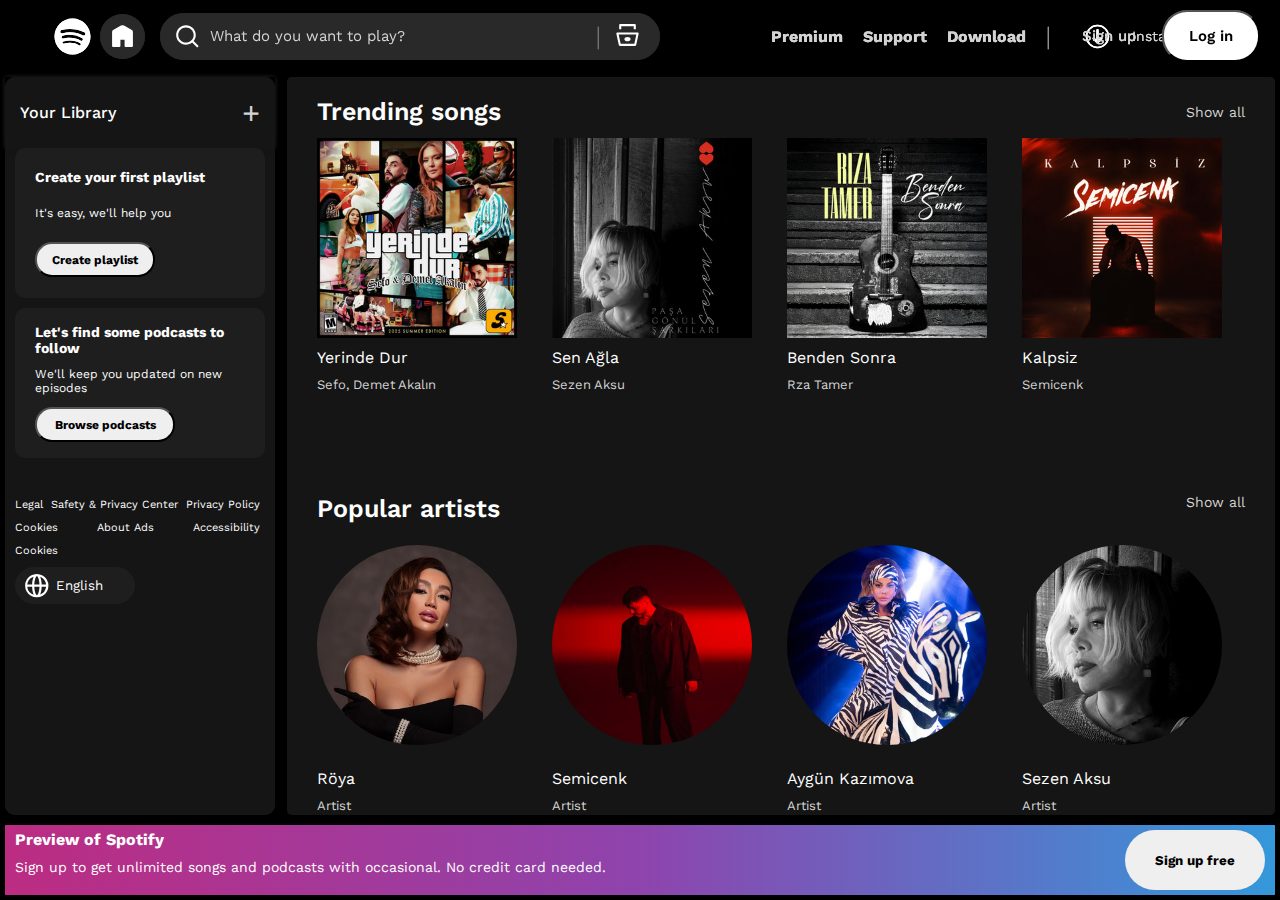
<file: index.html>
<!DOCTYPE html>
<html>
  <head>
    <title>Spotify - Web Player: Music for everyone</title>
    <link rel="icon" href="images/spotify-logo.png">
    <link rel="stylesheet" href="styles/header.css">
    <link rel="stylesheet" href="styles/general.css">
    <link rel="stylesheet" href="styles/footer.css">
    <link rel="stylesheet" href="styles/sidebar.css">
    <link rel="preconnect" href="https://fonts.googleapis.com">
    <link rel="preconnect" href="https://fonts.gstatic.com" crossorigin>
    <link href="https://fonts.googleapis.com/css2?family=Montserrat:ital,wght@0,100..900;1,100..900&family=Roboto:ital,wght@0,100..900;1,100..900&family=Work+Sans:ital,wght@0,100..900;1,100..900&display=swap" rel="stylesheet">
  </head>
  <body>
    <div class="header-section">
      <img src="home-icons/spotify_white_logo.svg" class="spotify-logo">
      <div class="home-icon-section">
        <img src="home-icons/home.svg" class="home-icon">
      </div>
      <div class="search-section">
        <input placeholder="What do you want to play?" class="song-search">
        <img src="home-icons/search.svg" class="search-icon">
        <div class="border-section">|</div>
        <img src="home-icons/browse.svg" class="browse-icon">
      </div>
      <div class="text-section">
        <div class="text">Premium</div>
        <div class="text">Support</div>
        <div class="text">Download</div>
        <div class="border-2">|</div>
      </div>
      <div class="install-section">
        <img src="home-icons/download.svg" class="download-icon">
        <div class="install-app">Install App</div>
      </div>
      <div class="account-section">
        <button class="sign-up-button">Sign up</button>
        <button class="log-in-button">Log in</button>
      </div>
    </div>
    <div class="window">
      <div class="sidebar-section">
        <div class="sidebar-title">
          <div class="your-library">Your Library</div>
          <div class="plus">+</div>
        </div>
        <div class="sidebar-box">
          <div class="create-playlist">
            <div class="create">Create your first playlist</div>
            <div class="help">It's easy, we'll help you</div>
            <button>Create playlist</button>
          </div>
          <div class="find-podcasts">
            <div class="find">Let's find some podcasts to follow</div>
            <div class="update">We'll keep you updated on new episodes</div>
            <button>Browse podcasts</button>
          </div>
          <div class="sidebar-footer">
            <div class="sidebar-text">
              <div>Legal</div>
              <div> Safety & Privacy Center</div>
              <div>Privacy Policy</div>
            </div>
            <div class="sidebar-text">
              <div>Cookies</div>
              <div>About Ads</div>
              <div>Accessibility</div>
            </div>
            <div class="sidebar-text">
              <div>Cookies</div>
            </div>
            <div class="button-section">
              <img class="world-icon" src="home-icons/world.svg">
              <button class="english" >English</button>
            </div>
          </div>
        </div>
      </div>
      <div class="main-section">
        <div class="songs-albums">
          <div class="songs-albums-title">
            <div class="trending-songs">Trending songs</div>
            <div class="show-all">Show all</div>
          </div>
          <div class="album-pictures-container">
            <div class="album-pictures-div">
              <img class="album-pic" src="albums/sefo_yerinde-dur.jpg">
              <div class="song-name">Yerinde Dur</div> 
              <div class="singer">Sefo, Demet Akalın</div>
            </div>
            <div class="album-pictures-div">
              <img class="album-pic" src="albums/sen_agla_sezen_aksu.jpg"> 
              <div class="song-name">Sen Ağla</div> 
              <div class="singer">Sezen Aksu</div>
            </div>
            <div class="album-pictures-div">
              <img class="album-pic" src="albums/benden_sonra_rıza_tamer.jpg"> 
              <div class="song-name">Benden Sonra</div> 
              <div class="singer">Rza Tamer</div>
            </div>
            <div class="album-pictures-div">
              <img class="album-pic" src="albums/semicenk-kalpsiz.jpg">
              <div class="song-name">Kalpsiz</div> 
              <div class="singer">Semicenk</div> 
            </div>
            <div class="album-pictures-div">
              <img class="album-pic" src="albums/norm_ender-bir_cift_goz.jpg"> 
              <div class="song-name">Bir Çift Göz</div> 
              <div class="singer">Norm Ender, Ebru Gündeş</div>
            </div>
            <div class="album-pictures-div">
              <img class="album-pic" src="albums/manifest_yasanacaksa.jpg">
              <div class="song-name">Yaşanacalsa</div> 
              <div class="singer">manifest</div> 
            </div>
          </div>
        <div class="popular-artists">
          <div class="artists-title">
            <div class="popular-singers">Popular artists</div>
            <div class="show-all">Show all</div>
          </div>
          <div class="artist-profile-container">
            <div class="artist-profile-div">
            <img class="artist-profile" src="icons/roya.jpg">
            <div class="artist-name">Röya</div>
            <div class="artist">Artist</div>
            </div>
            <div class="artist-profile-div">
              <img class="artist-profile" src="icons/semicenk.jpg">
              <div class="artist-name">Semicenk</div>
              <div class="artist">Artist</div>
            </div>
            <div class="artist-profile-div">
              <img class="artist-profile" src="icons/aygun-kazimova.jpg">
              <div class="artist-name">Aygün Kazımova</div>
              <div class="artist">Artist</div>
            </div>
            <div class="artist-profile-div">
              <img class="artist-profile" src="icons/sezen-aksu.jpg">
              <div class="artist-name">Sezen Aksu</div>
              <div class="artist">Artist</div>
            </div>
            <div class="artist-profile-div">
              <img class="artist-profile" src="icons/miri-yusif.jpg">
              <div class="artist-name">Miri Yusif</div>
              <div class="artist">Artist</div>
            </div>
            <div class="artist-profile-div">
              <img class="artist-profile" src="icons/nur-ceferli.jpg">
              <div class="artist-name">Nur Ceferli</div>
              <div class="artist">Artist</div>
            </div>
          </div>
        </div> 
        </div>
        <div class="songs-albums">
          <div class="playlists-title">
            <div class="editors-playlists">Playlists from our Editors</div>
            <div class="show-all">Show all</div>
          </div>
          <div class="album-pictures-container">
            <div class="album-pictures-div">
              <img class="album-pic" src="playlists/throwback_thursday.jpg">
              <div class="playlist-info">#SpotifyTBT is going country. 90s country...</div>
            </div>
            <div class="album-pictures-div">
              <img class="album-pic" src="playlists/all_out_20s.jpg"> 
              <div class="playlist-info">The biggest songs of the 2020s. Cover Dua...</div>
            </div>
            <div class="album-pictures-div">
              <img class="album-pic" src="playlists/all_out_10s.jpg"> 
              <div class="playlist-info">THe biggest songs of the 2010s. Cover: Lad...</div>
            </div>
            <div class="album-pictures-div">
              <img class="album-pic" src="playlists/all_out_00s.jpg">
              <div class="playlist-info">The biggest songs of the 2000s. Cover:...</div> 
            </div>
            <div class="album-pictures-div">
              <img class="album-pic" src="playlists/all_out_90s.jpg"> 
              <div class="playlist-info">The biggest songs of the 1990s. Cover: Cher</div>
            </div>
            <div class="album-pictures-div">
              <img class="album-pic" src="playlists/all_out_80s.jpg">
              <div class="playlist-info">The biggest songs of the 1980s. Cover:...</div> 
            </div>
          </div>
          <hr class="line">
          <div class="footer-text">
            <div>
              <div class="footer-text-header">Company</div>
              <div>About</div>
              <div>Jobs</div>
              <div>For the Record</div>
            </div>
            <div>
              <div class="footer-text-header">Communities</div>
              <div>For Artists</div>
              <div>Developers</div>
              <div>Advertising</div>
              <div>Investors</div>
              <div>Vendors</div>
            </div>
            <div>
              <div class="footer-text-header">Useful links</div>
              <div>Support</div>
              <div>Free Mobile App</div>
              <div>Popular by Country</div>
            </div>
            <div>
              <div class="footer-text-header">Spotify Plans</div>
              <div>Premium Individual</div>
              <div>Premium Duo</div>
              <div>Premium Family</div>
              <div>Premium Student</div>
              <div>Spotify Free</div>
            </div>
            <div class="social-media">
              <div><img src="home-icons/instagram.svg"></div>
              <div><img src="home-icons/twitter.svg"></div>
              <div><img src="home-icons/facebook.svg"></div>
            </div>
          </div>
    </div>
    </div>
    <div class="footer-section">
      <div class="text">
        <div class="preview">Preview of Spotify</div>
        <div class="no-credit-card">Sign up to get unlimited songs and podcasts
          with occasional. No credit card needed.
        </div>
      </div>
      <button class="footer-sign-up-button">Sign up free</button>
    </div>
  </body>
<!DOCTYPE html>
<html>
  <head>
    <title>Spotify - Web Player: Music for everyone</title>
    <link rel="icon" href="images/spotify-logo.png">
    <link rel="stylesheet" href="styles/header.css">
    <link rel="stylesheet" href="styles/general.css">
    <link rel="stylesheet" href="styles/footer.css">
    <link rel="stylesheet" href="styles/sidebar.css">
    <link rel="preconnect" href="https://fonts.googleapis.com">
    <link rel="preconnect" href="https://fonts.gstatic.com" crossorigin>
    <link href="https://fonts.googleapis.com/css2?family=Montserrat:ital,wght@0,100..900;1,100..900&family=Roboto:ital,wght@0,100..900;1,100..900&family=Work+Sans:ital,wght@0,100..900;1,100..900&display=swap" rel="stylesheet">
  </head>
  <body>
    <div class="header-section">
      <img src="home-icons/spotify_white_logo.svg" class="spotify-logo">
      <div class="home-icon-section">
        <img src="home-icons/home.svg" class="home-icon">
      </div>
      <div class="search-section">
        <input placeholder="What do you want to play?" class="song-search">
        <img src="home-icons/search.svg" class="search-icon">
        <div class="border-section">|</div>
        <img src="home-icons/browse.svg" class="browse-icon">
      </div>
      <div class="text-section">
        <div class="text">Premium</div>
        <div class="text">Support</div>
        <div class="text">Download</div>
        <div class="border-2">|</div>
      </div>
      <div class="install-section">
        <img src="home-icons/download.svg" class="download-icon">
        <div class="install-app">Install App</div>
      </div>
      <div class="account-section">
        <button class="sign-up-button">Sign up</button>
        <button class="log-in-button">Log in</button>
      </div>
    </div>
    <div class="window">
      <div class="sidebar-section">
        <div class="sidebar-title">
          <div class="your-library">Your Library</div>
          <div class="plus">+</div>
        </div>
        <div class="sidebar-box">
          <div class="create-playlist">
            <div class="create">Create your first playlist</div>
            <div class="help">It's easy, we'll help you</div>
            <button>Create playlist</button>
          </div>
          <div class="find-podcasts">
            <div class="find">Let's find some podcasts to follow</div>
            <div class="update">We'll keep you updated on new episodes</div>
            <button>Browse podcasts</button>
          </div>
          <div class="sidebar-footer">
            <div class="sidebar-text">
              <div>Legal</div>
              <div> Safety & Privacy Center</div>
              <div>Privacy Policy</div>
            </div>
            <div class="sidebar-text">
              <div>Cookies</div>
              <div>About Ads</div>
              <div>Accessibility</div>
            </div>
            <div class="sidebar-text">
              <div>Cookies</div>
            </div>
            <div class="button-section">
              <img class="world-icon" src="home-icons/world.svg">
              <button class="english" >English</button>
            </div>
          </div>
        </div>
      </div>
      <div class="main-section">
        <div class="songs-albums">
          <div class="songs-albums-title">
            <div class="trending-songs">Trending songs</div>
            <div class="show-all">Show all</div>
          </div>
          <div class="album-pictures-container">
            <div class="album-pictures-div">
              <img class="album-pic" src="albums/sefo_yerinde-dur.jpg">
              <div class="song-name">Yerinde Dur</div> 
              <div class="singer">Sefo, Demet Akalın</div>
            </div>
            <div class="album-pictures-div">
              <img class="album-pic" src="albums/sen_agla_sezen_aksu.jpg"> 
              <div class="song-name">Sen Ağla</div> 
              <div class="singer">Sezen Aksu</div>
            </div>
            <div class="album-pictures-div">
              <img class="album-pic" src="albums/benden_sonra_rıza_tamer.jpg"> 
              <div class="song-name">Benden Sonra</div> 
              <div class="singer">Rza Tamer</div>
            </div>
            <div class="album-pictures-div">
              <img class="album-pic" src="albums/semicenk-kalpsiz.jpg">
              <div class="song-name">Kalpsiz</div> 
              <div class="singer">Semicenk</div> 
            </div>
            <div class="album-pictures-div">
              <img class="album-pic" src="albums/norm_ender-bir_cift_goz.jpg"> 
              <div class="song-name">Bir Çift Göz</div> 
              <div class="singer">Norm Ender, Ebru Gündeş</div>
            </div>
            <div class="album-pictures-div">
              <img class="album-pic" src="albums/manifest_yasanacaksa.jpg">
              <div class="song-name">Yaşanacalsa</div> 
              <div class="singer">manifest</div> 
            </div>
          </div>
        <div class="popular-artists">
          <div class="artists-title">
            <div class="popular-singers">Popular artists</div>
            <div class="show-all">Show all</div>
          </div>
          <div class="artist-profile-container">
            <div class="artist-profile-div">
            <img class="artist-profile" src="icons/roya.jpg">
            <div class="artist-name">Röya</div>
            <div class="artist">Artist</div>
            </div>
            <div class="artist-profile-div">
              <img class="artist-profile" src="icons/semicenk.jpg">
              <div class="artist-name">Semicenk</div>
              <div class="artist">Artist</div>
            </div>
            <div class="artist-profile-div">
              <img class="artist-profile" src="icons/aygun-kazimova.jpg">
              <div class="artist-name">Aygün Kazımova</div>
              <div class="artist">Artist</div>
            </div>
            <div class="artist-profile-div">
              <img class="artist-profile" src="icons/sezen-aksu.jpg">
              <div class="artist-name">Sezen Aksu</div>
              <div class="artist">Artist</div>
            </div>
            <div class="artist-profile-div">
              <img class="artist-profile" src="icons/miri-yusif.jpg">
              <div class="artist-name">Miri Yusif</div>
              <div class="artist">Artist</div>
            </div>
            <div class="artist-profile-div">
              <img class="artist-profile" src="icons/nur-ceferli.jpg">
              <div class="artist-name">Nur Ceferli</div>
              <div class="artist">Artist</div>
            </div>
          </div>
        </div> 
        </div>
        <div class="songs-albums">
          <div class="playlists-title">
            <div class="editors-playlists">Playlists from our Editors</div>
            <div class="show-all">Show all</div>
          </div>
          <div class="album-pictures-container">
            <div class="album-pictures-div">
              <img class="album-pic" src="playlists/throwback_thursday.jpg">
              <div class="playlist-info">#SpotifyTBT is going country. 90s country...</div>
            </div>
            <div class="album-pictures-div">
              <img class="album-pic" src="playlists/all_out_20s.jpg"> 
              <div class="playlist-info">The biggest songs of the 2020s. Cover Dua...</div>
            </div>
            <div class="album-pictures-div">
              <img class="album-pic" src="playlists/all_out_10s.jpg"> 
              <div class="playlist-info">THe biggest songs of the 2010s. Cover: Lad...</div>
            </div>
            <div class="album-pictures-div">
              <img class="album-pic" src="playlists/all_out_00s.jpg">
              <div class="playlist-info">The biggest songs of the 2000s. Cover:...</div> 
            </div>
            <div class="album-pictures-div">
              <img class="album-pic" src="playlists/all_out_90s.jpg"> 
              <div class="playlist-info">The biggest songs of the 1990s. Cover: Cher</div>
            </div>
            <div class="album-pictures-div">
              <img class="album-pic" src="playlists/all_out_80s.jpg">
              <div class="playlist-info">The biggest songs of the 1980s. Cover:...</div> 
            </div>
          </div>
          <hr class="line">
          <div class="footer-text">
            <div>
              <div class="footer-text-header">Company</div>
              <div>About</div>
              <div>Jobs</div>
              <div>For the Record</div>
            </div>
            <div>
              <div class="footer-text-header">Communities</div>
              <div>For Artists</div>
              <div>Developers</div>
              <div>Advertising</div>
              <div>Investors</div>
              <div>Vendors</div>
            </div>
            <div>
              <div class="footer-text-header">Useful links</div>
              <div>Support</div>
              <div>Free Mobile App</div>
              <div>Popular by Country</div>
            </div>
            <div>
              <div class="footer-text-header">Spotify Plans</div>
              <div>Premium Individual</div>
              <div>Premium Duo</div>
              <div>Premium Family</div>
              <div>Premium Student</div>
              <div>Spotify Free</div>
            </div>
            <div class="social-media">
              <div><img src="home-icons/instagram.svg"></div>
              <div><img src="home-icons/twitter.svg"></div>
              <div><img src="home-icons/facebook.svg"></div>
            </div>
          </div>
    </div>
    </div>
    <div class="footer-section">
      <div class="text">
        <div class="preview">Preview of Spotify</div>
        <div class="no-credit-card">Sign up to get unlimited songs and podcasts
          with occasional. No credit card needed.
        </div>
      </div>
      <button class="footer-sign-up-button">Sign up free</button>
    </div>
  </body>
</html>
</file>
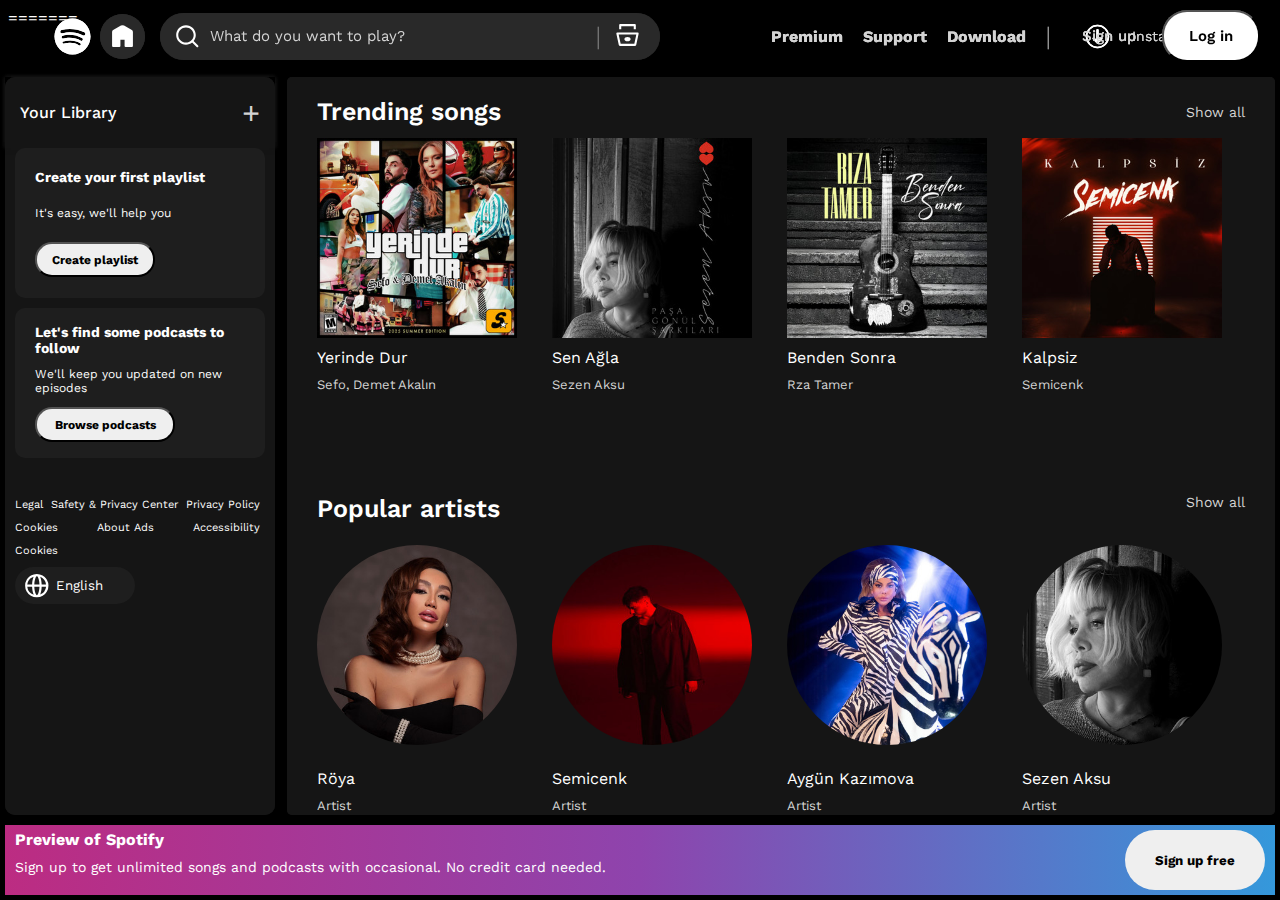
<file: spotify.html>
<!DOCTYPE html>
<html>
  <head>
    <title>Spotify - Web Player: Music for everyone</title>
    <link rel="icon" href="images/spotify-logo.png">
    <link rel="stylesheet" href="styles/header.css">
    <link rel="stylesheet" href="styles/general.css">
    <link rel="stylesheet" href="styles/footer.css">
    <link rel="stylesheet" href="styles/sidebar.css">
    <link rel="preconnect" href="https://fonts.googleapis.com">
    <link rel="preconnect" href="https://fonts.gstatic.com" crossorigin>
    <link href="https://fonts.googleapis.com/css2?family=Montserrat:ital,wght@0,100..900;1,100..900&family=Roboto:ital,wght@0,100..900;1,100..900&family=Work+Sans:ital,wght@0,100..900;1,100..900&display=swap" rel="stylesheet">
  </head>
  <body>
    <div class="header-section">
      <img src="home-icons/spotify_white_logo.svg" class="spotify-logo">
      <div class="home-icon-section">
        <img src="home-icons/home.svg" class="home-icon">
      </div>
      <div class="search-section">
        <input placeholder="What do you want to play?" class="song-search">
        <img src="home-icons/search.svg" class="search-icon">
        <div class="border-section">|</div>
        <img src="home-icons/browse.svg" class="browse-icon">
      </div>
      <div class="text-section">
        <div class="text">Premium</div>
        <div class="text">Support</div>
        <div class="text">Download</div>
        <div class="border-2">|</div>
      </div>
      <div class="install-section">
        <img src="home-icons/download.svg" class="download-icon">
        <div class="install-app">Install App</div>
      </div>
      <div class="account-section">
        <button class="sign-up-button">Sign up</button>
        <button class="log-in-button">Log in</button>
      </div>
    </div>
    <div class="window">
      <div class="sidebar-section">
        <div class="sidebar-title">
          <div class="your-library">Your Library</div>
          <div class="plus">+</div>
        </div>
        <div class="sidebar-box">
          <div class="create-playlist">
            <div class="create">Create your first playlist</div>
            <div class="help">It's easy, we'll help you</div>
            <button>Create playlist</button>
          </div>
          <div class="find-podcasts">
            <div class="find">Let's find some podcasts to follow</div>
            <div class="update">We'll keep you updated on new episodes</div>
            <button>Browse podcasts</button>
          </div>
          <div class="sidebar-footer">
            <div class="sidebar-text">
              <div>Legal</div>
              <div> Safety & Privacy Center</div>
              <div>Privacy Policy</div>
            </div>
            <div class="sidebar-text">
              <div>Cookies</div>
              <div>About Ads</div>
              <div>Accessibility</div>
            </div>
            <div class="sidebar-text">
              <div>Cookies</div>
            </div>
            <div class="button-section">
              <img class="world-icon" src="home-icons/world.svg">
              <button class="english" >English</button>
            </div>
          </div>
        </div>
      </div>
      <div class="main-section">
        <div class="songs-albums">
          <div class="songs-albums-title">
            <div class="trending-songs">Trending songs</div>
            <div class="show-all">Show all</div>
          </div>
          <div class="album-pictures-container">
            <div class="album-pictures-div">
              <img class="album-pic" src="albums/sefo_yerinde-dur.jpg">
              <div class="song-name">Yerinde Dur</div> 
              <div class="singer">Sefo, Demet Akalın</div>
            </div>
            <div class="album-pictures-div">
              <img class="album-pic" src="albums/sen_agla_sezen_aksu.jpg"> 
              <div class="song-name">Sen Ağla</div> 
              <div class="singer">Sezen Aksu</div>
            </div>
            <div class="album-pictures-div">
              <img class="album-pic" src="albums/benden_sonra_rıza_tamer.jpg"> 
              <div class="song-name">Benden Sonra</div> 
              <div class="singer">Rza Tamer</div>
            </div>
            <div class="album-pictures-div">
              <img class="album-pic" src="albums/semicenk-kalpsiz.jpg">
              <div class="song-name">Kalpsiz</div> 
              <div class="singer">Semicenk</div> 
            </div>
            <div class="album-pictures-div">
              <img class="album-pic" src="albums/norm_ender-bir_cift_goz.jpg"> 
              <div class="song-name">Bir Çift Göz</div> 
              <div class="singer">Norm Ender, Ebru Gündeş</div>
            </div>
            <div class="album-pictures-div">
              <img class="album-pic" src="albums/manifest_yasanacaksa.jpg">
              <div class="song-name">Yaşanacalsa</div> 
              <div class="singer">manifest</div> 
            </div>
          </div>
        <div class="popular-artists">
          <div class="artists-title">
            <div class="popular-singers">Popular artists</div>
            <div class="show-all">Show all</div>
          </div>
          <div class="artist-profile-container">
            <div class="artist-profile-div">
            <img class="artist-profile" src="icons/roya.jpg">
            <div class="artist-name">Röya</div>
            <div class="artist">Artist</div>
            </div>
            <div class="artist-profile-div">
              <img class="artist-profile" src="icons/semicenk.jpg">
              <div class="artist-name">Semicenk</div>
              <div class="artist">Artist</div>
            </div>
            <div class="artist-profile-div">
              <img class="artist-profile" src="icons/aygun-kazimova.jpg">
              <div class="artist-name">Aygün Kazımova</div>
              <div class="artist">Artist</div>
            </div>
            <div class="artist-profile-div">
              <img class="artist-profile" src="icons/sezen-aksu.jpg">
              <div class="artist-name">Sezen Aksu</div>
              <div class="artist">Artist</div>
            </div>
            <div class="artist-profile-div">
              <img class="artist-profile" src="icons/miri-yusif.jpg">
              <div class="artist-name">Miri Yusif</div>
              <div class="artist">Artist</div>
            </div>
            <div class="artist-profile-div">
              <img class="artist-profile" src="icons/nur-ceferli.jpg">
              <div class="artist-name">Nur Ceferli</div>
              <div class="artist">Artist</div>
            </div>
          </div>
        </div> 
        </div>
        <div class="songs-albums">
          <div class="playlists-title">
            <div class="editors-playlists">Playlists from our Editors</div>
            <div class="show-all">Show all</div>
          </div>
          <div class="album-pictures-container">
            <div class="album-pictures-div">
              <img class="album-pic" src="playlists/throwback_thursday.jpg">
              <div class="playlist-info">#SpotifyTBT is going country. 90s country...</div>
            </div>
            <div class="album-pictures-div">
              <img class="album-pic" src="playlists/all_out_20s.jpg"> 
              <div class="playlist-info">The biggest songs of the 2020s. Cover Dua...</div>
            </div>
            <div class="album-pictures-div">
              <img class="album-pic" src="playlists/all_out_10s.jpg"> 
              <div class="playlist-info">THe biggest songs of the 2010s. Cover: Lad...</div>
            </div>
            <div class="album-pictures-div">
              <img class="album-pic" src="playlists/all_out_00s.jpg">
              <div class="playlist-info">The biggest songs of the 2000s. Cover:...</div> 
            </div>
            <div class="album-pictures-div">
              <img class="album-pic" src="playlists/all_out_90s.jpg"> 
              <div class="playlist-info">The biggest songs of the 1990s. Cover: Cher</div>
            </div>
            <div class="album-pictures-div">
              <img class="album-pic" src="playlists/all_out_80s.jpg">
              <div class="playlist-info">The biggest songs of the 1980s. Cover:...</div> 
            </div>
          </div>
          <hr class="line">
          <div class="footer-text">
            <div>
              <div class="footer-text-header">Company</div>
              <div>About</div>
              <div>Jobs</div>
              <div>For the Record</div>
            </div>
            <div>
              <div class="footer-text-header">Communities</div>
              <div>For Artists</div>
              <div>Developers</div>
              <div>Advertising</div>
              <div>Investors</div>
              <div>Vendors</div>
            </div>
            <div>
              <div class="footer-text-header">Useful links</div>
              <div>Support</div>
              <div>Free Mobile App</div>
              <div>Popular by Country</div>
            </div>
            <div>
              <div class="footer-text-header">Spotify Plans</div>
              <div>Premium Individual</div>
              <div>Premium Duo</div>
              <div>Premium Family</div>
              <div>Premium Student</div>
              <div>Spotify Free</div>
            </div>
            <div class="social-media">
              <div><img src="home-icons/instagram.svg"></div>
              <div><img src="home-icons/twitter.svg"></div>
              <div><img src="home-icons/facebook.svg"></div>
            </div>
          </div>
    </div>
    </div>
    <div class="footer-section">
      <div class="text">
        <div class="preview">Preview of Spotify</div>
        <div class="no-credit-card">Sign up to get unlimited songs and podcasts
          with occasional. No credit card needed.
        </div>
      </div>
      <button class="footer-sign-up-button">Sign up free</button>
    </div>
  </body>
=======
<!DOCTYPE html>
<html>
  <head>
    <title>Spotify - Web Player: Music for everyone</title>
    <link rel="icon" href="images/spotify-logo.png">
    <link rel="stylesheet" href="styles/header.css">
    <link rel="stylesheet" href="styles/general.css">
    <link rel="stylesheet" href="styles/footer.css">
    <link rel="stylesheet" href="styles/sidebar.css">
    <link rel="preconnect" href="https://fonts.googleapis.com">
    <link rel="preconnect" href="https://fonts.gstatic.com" crossorigin>
    <link href="https://fonts.googleapis.com/css2?family=Montserrat:ital,wght@0,100..900;1,100..900&family=Roboto:ital,wght@0,100..900;1,100..900&family=Work+Sans:ital,wght@0,100..900;1,100..900&display=swap" rel="stylesheet">
  </head>
  <body>
    <div class="header-section">
      <img src="home-icons/spotify_white_logo.svg" class="spotify-logo">
      <div class="home-icon-section">
        <img src="home-icons/home.svg" class="home-icon">
      </div>
      <div class="search-section">
        <input placeholder="What do you want to play?" class="song-search">
        <img src="home-icons/search.svg" class="search-icon">
        <div class="border-section">|</div>
        <img src="home-icons/browse.svg" class="browse-icon">
      </div>
      <div class="text-section">
        <div class="text">Premium</div>
        <div class="text">Support</div>
        <div class="text">Download</div>
        <div class="border-2">|</div>
      </div>
      <div class="install-section">
        <img src="home-icons/download.svg" class="download-icon">
        <div class="install-app">Install App</div>
      </div>
      <div class="account-section">
        <button class="sign-up-button">Sign up</button>
        <button class="log-in-button">Log in</button>
      </div>
    </div>
    <div class="window">
      <div class="sidebar-section">
        <div class="sidebar-title">
          <div class="your-library">Your Library</div>
          <div class="plus">+</div>
        </div>
        <div class="sidebar-box">
          <div class="create-playlist">
            <div class="create">Create your first playlist</div>
            <div class="help">It's easy, we'll help you</div>
            <button>Create playlist</button>
          </div>
          <div class="find-podcasts">
            <div class="find">Let's find some podcasts to follow</div>
            <div class="update">We'll keep you updated on new episodes</div>
            <button>Browse podcasts</button>
          </div>
          <div class="sidebar-footer">
            <div class="sidebar-text">
              <div>Legal</div>
              <div> Safety & Privacy Center</div>
              <div>Privacy Policy</div>
            </div>
            <div class="sidebar-text">
              <div>Cookies</div>
              <div>About Ads</div>
              <div>Accessibility</div>
            </div>
            <div class="sidebar-text">
              <div>Cookies</div>
            </div>
            <div class="button-section">
              <img class="world-icon" src="home-icons/world.svg">
              <button class="english" >English</button>
            </div>
          </div>
        </div>
      </div>
      <div class="main-section">
        <div class="songs-albums">
          <div class="songs-albums-title">
            <div class="trending-songs">Trending songs</div>
            <div class="show-all">Show all</div>
          </div>
          <div class="album-pictures-container">
            <div class="album-pictures-div">
              <img class="album-pic" src="albums/sefo_yerinde-dur.jpg">
              <div class="song-name">Yerinde Dur</div> 
              <div class="singer">Sefo, Demet Akalın</div>
            </div>
            <div class="album-pictures-div">
              <img class="album-pic" src="albums/sen_agla_sezen_aksu.jpg"> 
              <div class="song-name">Sen Ağla</div> 
              <div class="singer">Sezen Aksu</div>
            </div>
            <div class="album-pictures-div">
              <img class="album-pic" src="albums/benden_sonra_rıza_tamer.jpg"> 
              <div class="song-name">Benden Sonra</div> 
              <div class="singer">Rza Tamer</div>
            </div>
            <div class="album-pictures-div">
              <img class="album-pic" src="albums/semicenk-kalpsiz.jpg">
              <div class="song-name">Kalpsiz</div> 
              <div class="singer">Semicenk</div> 
            </div>
            <div class="album-pictures-div">
              <img class="album-pic" src="albums/norm_ender-bir_cift_goz.jpg"> 
              <div class="song-name">Bir Çift Göz</div> 
              <div class="singer">Norm Ender, Ebru Gündeş</div>
            </div>
            <div class="album-pictures-div">
              <img class="album-pic" src="albums/manifest_yasanacaksa.jpg">
              <div class="song-name">Yaşanacalsa</div> 
              <div class="singer">manifest</div> 
            </div>
          </div>
        <div class="popular-artists">
          <div class="artists-title">
            <div class="popular-singers">Popular artists</div>
            <div class="show-all">Show all</div>
          </div>
          <div class="artist-profile-container">
            <div class="artist-profile-div">
            <img class="artist-profile" src="icons/roya.jpg">
            <div class="artist-name">Röya</div>
            <div class="artist">Artist</div>
            </div>
            <div class="artist-profile-div">
              <img class="artist-profile" src="icons/semicenk.jpg">
              <div class="artist-name">Semicenk</div>
              <div class="artist">Artist</div>
            </div>
            <div class="artist-profile-div">
              <img class="artist-profile" src="icons/aygun-kazimova.jpg">
              <div class="artist-name">Aygün Kazımova</div>
              <div class="artist">Artist</div>
            </div>
            <div class="artist-profile-div">
              <img class="artist-profile" src="icons/sezen-aksu.jpg">
              <div class="artist-name">Sezen Aksu</div>
              <div class="artist">Artist</div>
            </div>
            <div class="artist-profile-div">
              <img class="artist-profile" src="icons/miri-yusif.jpg">
              <div class="artist-name">Miri Yusif</div>
              <div class="artist">Artist</div>
            </div>
            <div class="artist-profile-div">
              <img class="artist-profile" src="icons/nur-ceferli.jpg">
              <div class="artist-name">Nur Ceferli</div>
              <div class="artist">Artist</div>
            </div>
          </div>
        </div> 
        </div>
        <div class="songs-albums">
          <div class="playlists-title">
            <div class="editors-playlists">Playlists from our Editors</div>
            <div class="show-all">Show all</div>
          </div>
          <div class="album-pictures-container">
            <div class="album-pictures-div">
              <img class="album-pic" src="playlists/throwback_thursday.jpg">
              <div class="playlist-info">#SpotifyTBT is going country. 90s country...</div>
            </div>
            <div class="album-pictures-div">
              <img class="album-pic" src="playlists/all_out_20s.jpg"> 
              <div class="playlist-info">The biggest songs of the 2020s. Cover Dua...</div>
            </div>
            <div class="album-pictures-div">
              <img class="album-pic" src="playlists/all_out_10s.jpg"> 
              <div class="playlist-info">THe biggest songs of the 2010s. Cover: Lad...</div>
            </div>
            <div class="album-pictures-div">
              <img class="album-pic" src="playlists/all_out_00s.jpg">
              <div class="playlist-info">The biggest songs of the 2000s. Cover:...</div> 
            </div>
            <div class="album-pictures-div">
              <img class="album-pic" src="playlists/all_out_90s.jpg"> 
              <div class="playlist-info">The biggest songs of the 1990s. Cover: Cher</div>
            </div>
            <div class="album-pictures-div">
              <img class="album-pic" src="playlists/all_out_80s.jpg">
              <div class="playlist-info">The biggest songs of the 1980s. Cover:...</div> 
            </div>
          </div>
          <hr class="line">
          <div class="footer-text">
            <div>
              <div class="footer-text-header">Company</div>
              <div>About</div>
              <div>Jobs</div>
              <div>For the Record</div>
            </div>
            <div>
              <div class="footer-text-header">Communities</div>
              <div>For Artists</div>
              <div>Developers</div>
              <div>Advertising</div>
              <div>Investors</div>
              <div>Vendors</div>
            </div>
            <div>
              <div class="footer-text-header">Useful links</div>
              <div>Support</div>
              <div>Free Mobile App</div>
              <div>Popular by Country</div>
            </div>
            <div>
              <div class="footer-text-header">Spotify Plans</div>
              <div>Premium Individual</div>
              <div>Premium Duo</div>
              <div>Premium Family</div>
              <div>Premium Student</div>
              <div>Spotify Free</div>
            </div>
            <div class="social-media">
              <div><img src="home-icons/instagram.svg"></div>
              <div><img src="home-icons/twitter.svg"></div>
              <div><img src="home-icons/facebook.svg"></div>
            </div>
          </div>
    </div>
    </div>
    <div class="footer-section">
      <div class="text">
        <div class="preview">Preview of Spotify</div>
        <div class="no-credit-card">Sign up to get unlimited songs and podcasts
          with occasional. No credit card needed.
        </div>
      </div>
      <button class="footer-sign-up-button">Sign up free</button>
    </div>
  </body>
</html>
</file>
<file: styles/header.css>
.header-section{
  position: fixed;
  display: flex;
  align-items: center;
  left: 0;
  right: 0;
  top: 0;
  color: white;
  height: 72px;
}
.spotify-logo{
  width: 45px;
  margin: 10px 5px;
  margin-left: 50px;
}
.home-icon-section{
  display: flex;
  background-color: rgb(41,41,41);
  width: 45px;
  height: 45px;
  border-radius: 50px;
  align-items: center;
  justify-content: center;
  margin-right: 15px;
}
.home-icon{
  width: 25px;
}
.search-section{
  display: flex;
  position: relative;
  align-items: center;
  vertical-align: middle;
  width: 500px;
}
.search-icon{
  width: 25px;
  position: absolute;
  left: 15px;
}
.song-search{
  background-color: rgb(41,41,41);
  height: 45px;
  width: 100%;
  border: none;
  color: white;
  border-radius: 25px;
  padding-left: 50px;
  font-family: Work Sans,Arial;
}
.song-search::placeholder{ 
  color: lightgray;
  font-family: Work Sans,Arial;
  font-size: 15px;
}
.border-section{
  position: absolute;
  right: 60px;
  font-size: 25px;
  font-weight: 100;
}
.browse-icon{
  position: absolute;
  right: 20px;
  top: 10px;
  width: 25px;
}
.install-section{
  display: flex;
  width: 120px;
  margin-left: 25px;
  justify-content: space-between;
  align-items: center;
}
.download-icon{
  width: 25px;
}
.install-app{
  font-size: 14px;
  color: lightgray;
}
.text-section{
  display: flex;
  width: 400px;
  flex-direction: row;
  justify-content: right;
  align-items: center;
}
.text-section .text{
  margin-left: 10px;
  margin-right: 10px;
  color: lightgray;
  font-weight: 700;
}
.border-2{
  margin-left: 10px;
  margin-right: 10px;
  font-size: 25px;
  font-weight: 100;
}
.account-section{
  display: flex;
  position: absolute;
  right: 0;
  margin: 20px;
}
.sign-up-button{
  margin: 0px 20px;
  background-color: transparent;
  border: none;
  color: lightgray;
  font-family: Work Sans,Arial;
  font-weight: 500;
  font-size: 15px;
}
.log-in-button{
  background-color: white;
  font-family: Work Sans, Arial;
  font-size: 15px;
  font-weight: 600;
  border-radius: 25px;
  padding: 15px 25px;
}
</file>
<file: styles/general.css>
body{
  background-color: black;
  font-family: Work Sans,Arial;
  color: white;
}
.window{
  display: flex;
}
.main-section{
  flex: 1fr;
  overflow-x: auto;
  position: fixed;
  background-color: rgb(21,21,21);
  left: 282px;
  right: 0;
  top: 72px;
  bottom: 0;
  border-radius: 5px;
  margin: 5px;
  bottom: 80px;
  padding: 20px 30px;
}
.main-section::-webkit-scrollbar {
  display: none;
}
.songs-albums-title{
  display: flex;
  justify-content: space-between;
  align-items: center;
}
.trending-songs{
  font-size: 25px;
  font-weight: 600;
}
.show-all{
  font-size: 14px;
  color: lightgray;
}
.album-pictures-container{
  display: flex;
  overflow-x: auto;
  padding-bottom: 10px;
  scrollbar-width: none;
}
.album-pictures-container::-webkit-scrollbar {
  display: none;
}
.album-pictures-div{
  display: flex;
  width: 200px;
  margin: 12px 35px;
  margin-left: 0;
  flex-direction: column;
}
.album-pic{
  width: 200px;
}
.album-pictures-div .song-name{
  font-size: 16px;
  margin-top: 10px;
}
.album-pictures-div .singer{
  color: lightgray;
  margin-top: 10px;
  font-size: 13px;
}
.artists-title{
  display: flex;
  justify-content: space-between;
  margin-top: 80px;
}
.popular-singers{
  font-size: 25px;
  font-weight: 600;
}
.artist-profile-container{
  display: flex;
  overflow-x: auto;
  padding-bottom: 10px;
  scrollbar-width: none;
}
.artist-profile-container::-webkit-scrollbar{
  display: none;
}
.artist-profile-div{
  width: 200px;
  flex-shrink: 0;
  margin: 12px 35px;
  margin-left: 0;
}
.artist-profile{
  width: 100%;
  height: 200px;
  border-radius: 100%;
  margin: 10px 0px;
}
.artist-profile-div .artist-name{
  font-size: 16px;
  margin-top: 10px;
}
.artist-profile-div .artist{
  color: lightgray;
  margin-top: 10px;
  font-size: 13px;
  flex-direction: column;
}
.playlists-title{
  display: flex;
  justify-content: space-between;
  align-items: center;
  padding-top: 80px;
}
.editors-playlists{
  font-size: 25px;
  font-weight: 600;  
}
.playlist-info{
  color: lightgray;
  width: 150px;
  margin-top: 10px;
  font-size: 13px;
}
.line{
  height: 0.1px;
  margin: 60px -15px;
  background-color: rgb(35,35,35);
  border: none;
}
.footer-text{
  display: flex;
  flex-direction: row;
  font-size: 15px;
  color: lightgray;
}
.footer-text div{
  margin-right: 30px;
  line-height: 25px; 
}
.footer-text-header{
  color: white;
  font-weight: 700;
  font-size: 16px;
}
.social-media{
  display: flex;
  position: absolute;
  right: 0;
  flex-direction: row;
  justify-content: space-between;
}
.social-media div{
  display: flex;
  margin: 10px;
  width: 40px;
  height: 40px;
  background-color: rgb(35,35,35);
  border-radius: 100%;
  align-items: center;
  justify-content: center;
}
.social-media img{
  width: 20px;
}
</file>
<file: styles/footer.css>
.footer-section{
  display: flex;
  position: absolute;
  margin: 5px;
  height: 70px;
  bottom: 0;
  left: 0;
  right: 0;
  background: linear-gradient(to right, #bc2c82, #8e44ad, #3498db);
}
.footer-section .text{
  display: flex;
  flex-direction: column;
  flex: 1;
}
.preview{
  margin: 5px 10px;
  font-weight: 700;
}
.no-credit-card{
  margin: 5px 10px;
  font-size: 14px;
}
.footer-sign-up-button{
  color: black;
  margin: 5px 10px;
  font-family: Work Sans,Arial;
  font-weight: 700;
  border: none;
  padding: 5px 30px;
  border-radius: 30px;
}
</file>
<file: styles/sidebar.css>
.sidebar-section{
  display: flex;
  flex-direction: column;
  position: fixed;
  left: 0;
  bottom: 80px;
  top: 72px;
  width: 270px;
  background-color: rgb(21, 21, 21);
  color: white;
  border-radius: 10px;
  margin: 5px;
}
.sidebar-title{
  width: 100%;
  height: 71px;
  display: flex;
  justify-content: space-between;
  align-items: center;
  box-shadow: 0 0 5px rgb(21,21,21);
}
.your-library{
  margin: 15px;
  color: white;
  font-weight: 500;
}
.plus{
  color: lightgray;
  font-size: 30px;
  margin: 15px;
}
.sidebar-box{
  display: flex;
  flex-direction: column;
}
.create-playlist{
  display: flex;
  flex-direction: column;
  height: 130px;
  background-color: rgb(30, 30, 30);
  padding: 10px 20px;
  margin: 0px 10px; 
  border-radius: 10px;
  justify-content: space-around;
  margin-bottom: 10px;
}
.create-playlist .create{
  font-size: 14px;
  font-weight: 700;
}
.create-playlist .help{
  font-size: 12px;
}
.create-playlist button{
  height: 35px;
  width: 120px;
  font-family: Work Sans,Arial;
  font-size: 12px;
  font-weight: 700;
  border-radius: 17px;
}
.find-podcasts{
  display: flex;
  flex-direction: column;
  height: 130px;
  background-color: rgb(30, 30, 30);
  padding: 10px 20px;
  margin: 0px 10px;
  border-radius: 10px;
  justify-content: space-around;
  margin-bottom: 10px;
}
.find-podcasts .find{
  font-size: 14px;
  font-weight: 700;
}
.find-podcasts .update{
  font-size: 12px;
}
.find-podcasts button{
  height: 35px;
  width: 140px;
  font-family: Work Sans,Arial;
  font-size: 12px;
  font-weight: 700;
  border-radius: 17px;  
}
.sidebar-footer{
  margin-left: 10px;
  margin-right: 15px;
  margin-top: 30px;
}
.sidebar-text{
  display: flex;
  font-size: 11px;
  justify-content: space-between;
}
.sidebar-text div{
  display: flex;
  margin-bottom: 10px;
}
.button-section{
  display: flex;
  position: relative;
  background-color: rgb(30, 30, 30);
  align-items: center;
  width: 120px;
  border-radius: 20px;
}
.english{
  background-color: transparent;
  border: none;
  color: white;
  font-family: Work Sans,Arial;
  margin: 10px 35px; 
}
.world-icon{
  position: absolute;
  height: 35px;
  left: 10px;
  top: 7px;
}
</file>
